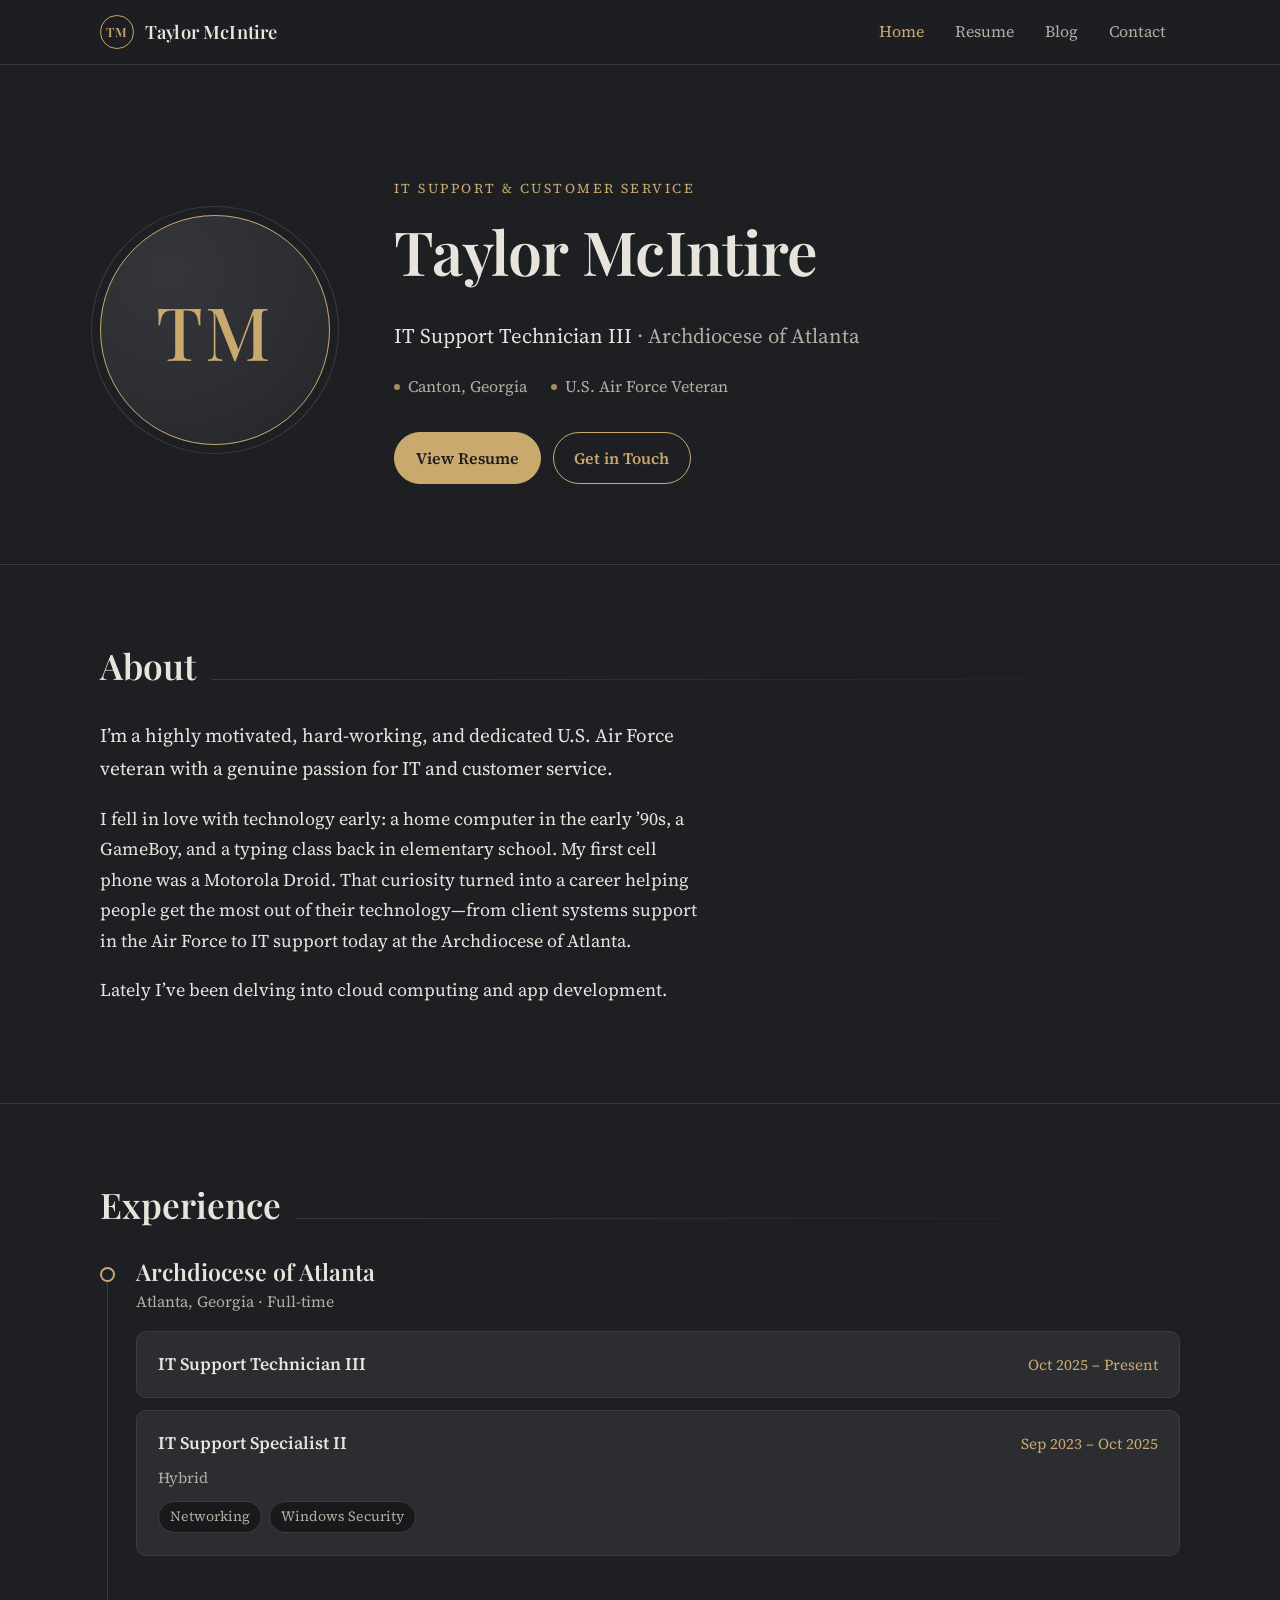
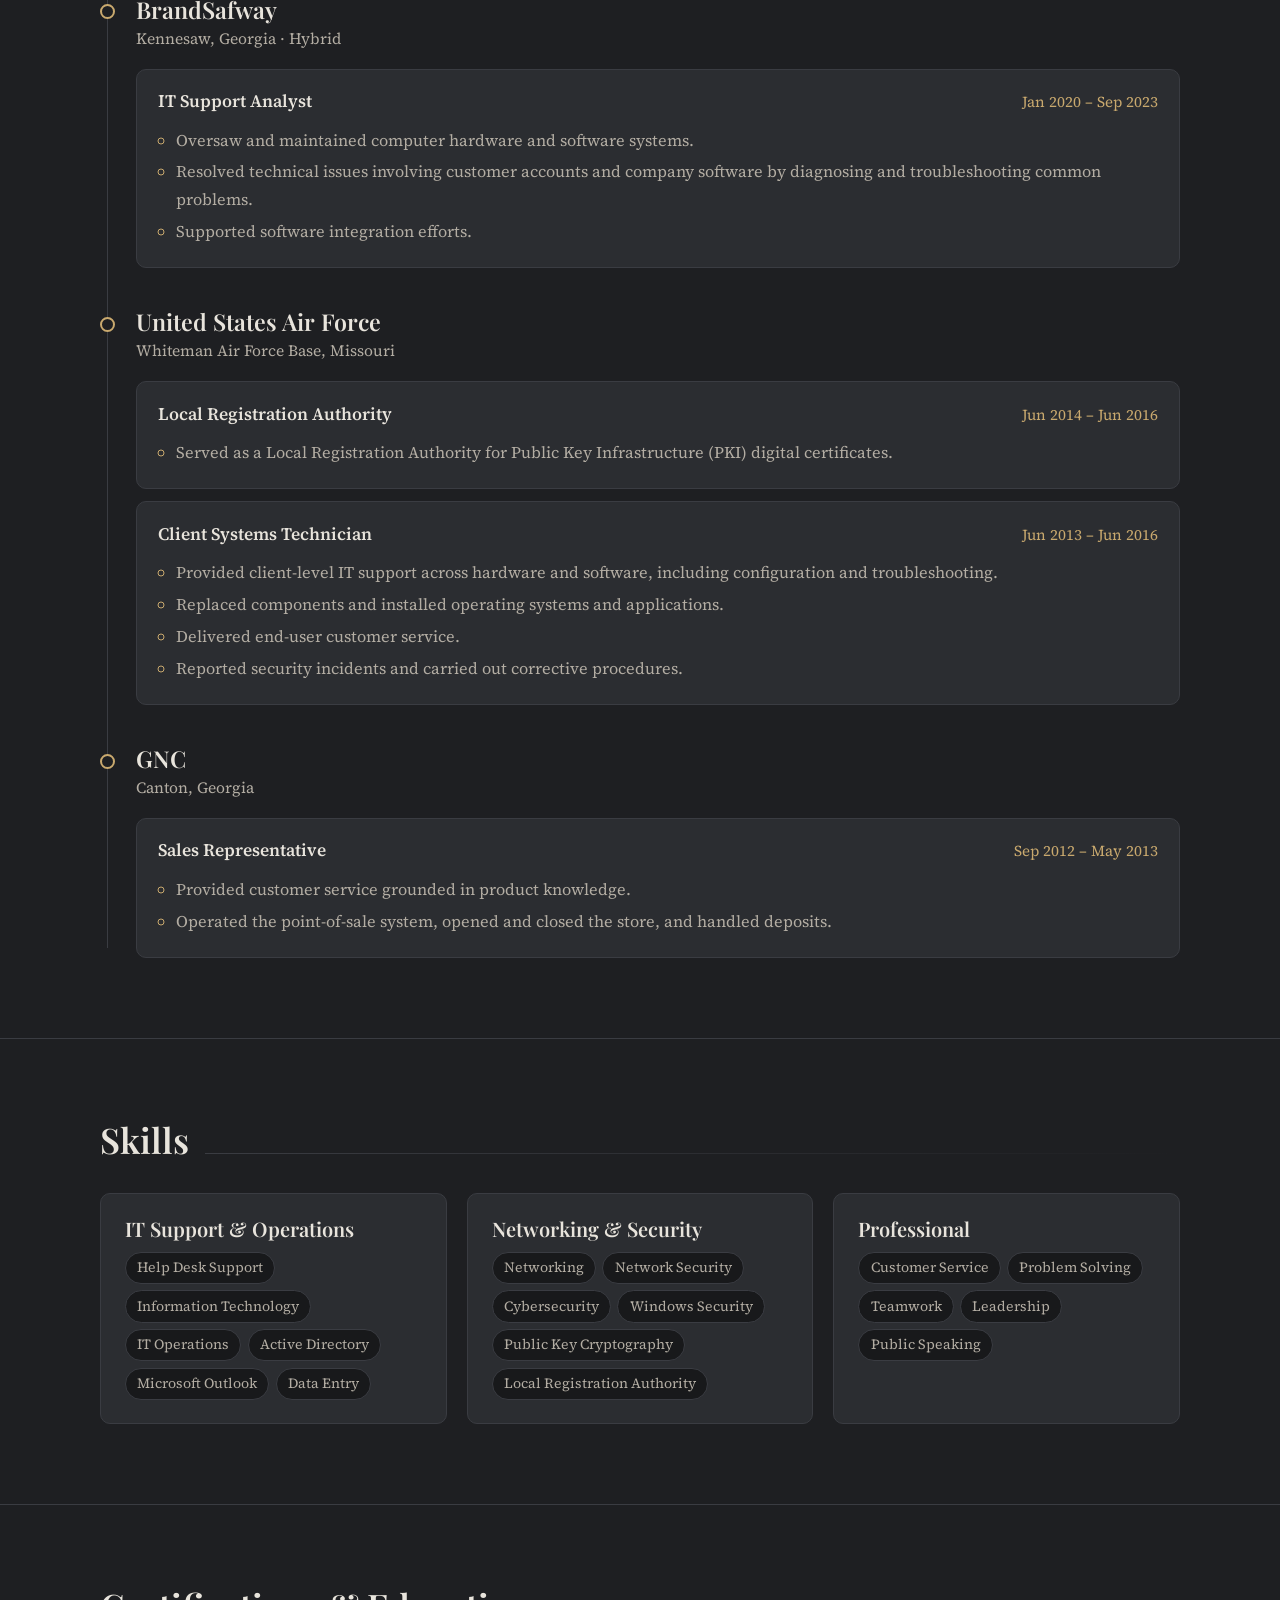
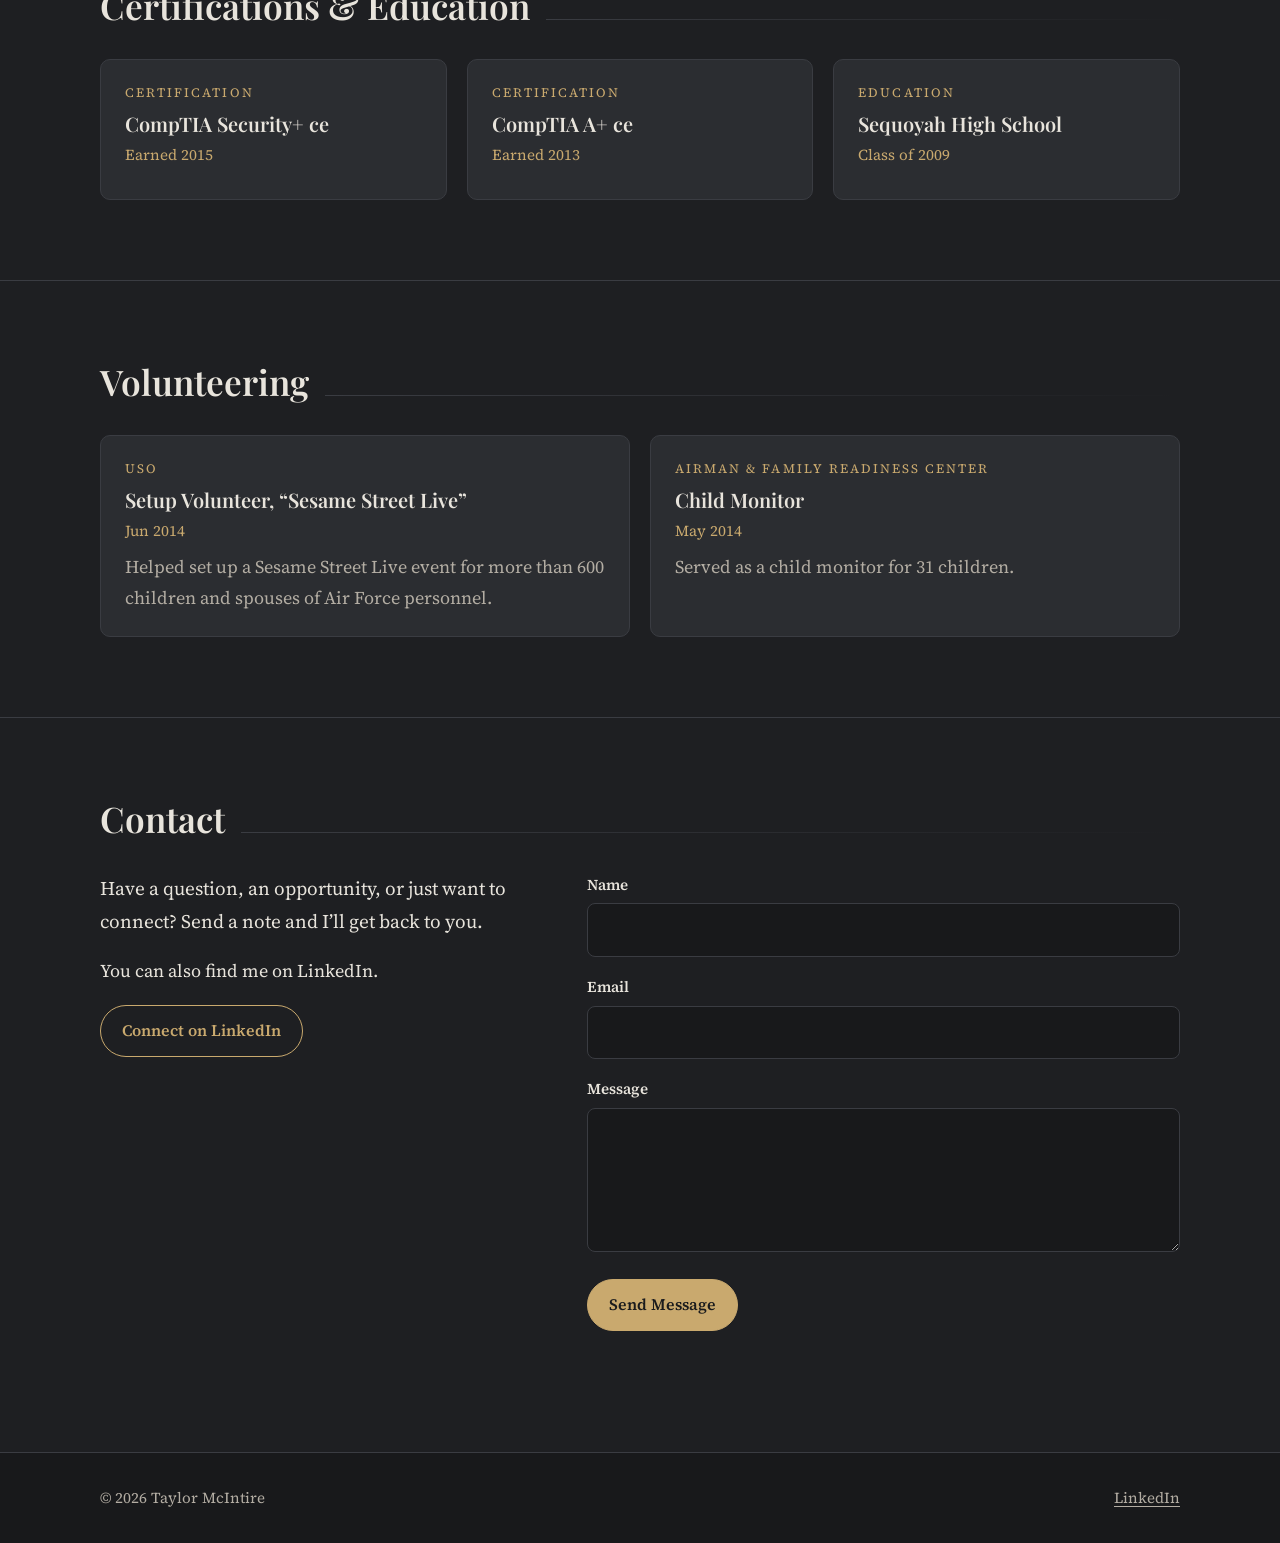
<file: index.html>
<!doctype html>
<html lang="en" class="no-js">
<head>
  <meta charset="utf-8">
  <meta name="viewport" content="width=device-width, initial-scale=1">
  <title>Taylor McIntire — IT Support Technician III</title>
  <meta name="description" content="Taylor McIntire is an IT Support Technician III at the Archdiocese of Atlanta and a U.S. Air Force veteran based in Canton, Georgia, passionate about IT and customer service.">
  <link rel="canonical" href="https://taylormcintire.com/">
  <meta name="theme-color" content="#1e1f22">

  <meta property="og:type" content="website">
  <meta property="og:site_name" content="Taylor McIntire">
  <meta property="og:title" content="Taylor McIntire — IT Support Technician III">
  <meta property="og:description" content="IT Support Technician III at the Archdiocese of Atlanta. U.S. Air Force veteran based in Canton, Georgia.">
  <meta property="og:url" content="https://taylormcintire.com/">
  <meta property="og:image" content="https://taylormcintire.com/assets/img/og-image.png">
  <meta property="og:image:width" content="1200">
  <meta property="og:image:height" content="630">
  <meta property="og:image:alt" content="Taylor McIntire — IT Support Technician III">
  <meta name="twitter:card" content="summary_large_image">

  <link rel="icon" href="assets/img/favicon.svg" type="image/svg+xml">
  <link rel="preconnect" href="https://fonts.googleapis.com">
  <link rel="preconnect" href="https://fonts.gstatic.com" crossorigin>
  <link rel="stylesheet" href="https://fonts.googleapis.com/css2?family=Playfair+Display:wght@500;600&family=Source+Serif+4:ital,opsz,wght@0,8..60,400;0,8..60,600;1,8..60,400&display=swap">
  <link rel="stylesheet" href="assets/css/style.css">
  <script defer src="assets/js/main.js"></script>
</head>
<body>
  <a class="skip-link" href="#main">Skip to content</a>

  <header class="site-header">
    <div class="wrap">
      <a class="brand" href="index.html"><span class="brand-mark" aria-hidden="true">TM</span>Taylor McIntire</a>
      <button class="nav-toggle" type="button" aria-expanded="false" aria-controls="site-nav">Menu</button>
      <nav class="site-nav" id="site-nav" aria-label="Primary">
        <ul>
          <li><a href="index.html" aria-current="page">Home</a></li>
          <li><a href="resume.html">Resume</a></li>
          <li><a href="blog/index.html">Blog</a></li>
          <li><a href="index.html#contact">Contact</a></li>
        </ul>
      </nav>
    </div>
  </header>

  <main id="main">
    <!-- ================= HERO ================= -->
    <section class="hero" aria-labelledby="hero-name">
      <div class="wrap">
        <div class="portrait">
          <!-- HEADSHOT PLACEHOLDER: replace the div below with
               <img class="headshot" src="assets/img/headshot.jpg" alt="Portrait of Taylor McIntire" width="460" height="460"> -->
          <div class="monogram" role="img" aria-label="Taylor McIntire monogram (headshot coming soon)">TM</div>
        </div>
        <div>
          <p class="eyebrow">IT Support &amp; Customer Service</p>
          <h1 id="hero-name">Taylor McIntire</h1>
          <p class="hero-title">IT Support Technician III <span><span class="sep" aria-hidden="true">· </span>Archdiocese of Atlanta</span></p>
          <ul class="hero-meta">
            <li>Canton, Georgia</li>
            <li>U.S. Air Force Veteran</li>
          </ul>
          <div class="btn-row">
            <a class="btn btn-primary" href="resume.html">View Resume</a>
            <a class="btn btn-ghost" href="#contact">Get in Touch</a>
          </div>
        </div>
      </div>
    </section>

    <!-- ================= ABOUT ================= -->
    <section class="section" id="about" aria-labelledby="about-title">
      <div class="wrap">
        <div class="section-head"><h2 id="about-title">About</h2></div>
        <div class="prose">
          <p class="lede">I&rsquo;m a highly motivated, hard-working, and dedicated U.S. Air Force veteran with a genuine passion for IT and customer service.</p>
          <p>I fell in love with technology early: a home computer in the early &rsquo;90s, a GameBoy, and a typing class back in elementary school. My first cell phone was a Motorola Droid. That curiosity turned into a career helping people get the most out of their technology&mdash;from client systems support in the Air Force to IT support today at the Archdiocese of Atlanta.</p>
          <p>Lately I&rsquo;ve been delving into cloud computing and app development.</p>
        </div>
      </div>
    </section>

    <!-- ================= EXPERIENCE ================= -->
    <section class="section" id="experience" aria-labelledby="experience-title">
      <div class="wrap">
        <div class="section-head"><h2 id="experience-title">Experience</h2></div>
        <ol class="timeline">
          <li>
            <h3 class="org">Archdiocese of Atlanta</h3>
            <p class="org-meta">Atlanta, Georgia · Full-time</p>
            <div class="role">
              <div class="role-head"><h4>IT Support Technician III</h4><time datetime="2025-10">Oct 2025 – Present</time></div>
            </div>
            <div class="role">
              <div class="role-head"><h4>IT Support Specialist II</h4><time datetime="2023-09">Sep 2023 – Oct 2025</time></div>
              <p class="note">Hybrid</p>
              <ul class="tags" aria-label="Skills"><li>Networking</li><li>Windows Security</li></ul>
            </div>
          </li>
          <li>
            <h3 class="org">BrandSafway</h3>
            <p class="org-meta">Kennesaw, Georgia · Hybrid</p>
            <div class="role">
              <div class="role-head"><h4>IT Support Analyst</h4><time datetime="2020-01">Jan 2020 – Sep 2023</time></div>
              <ul>
                <li>Oversaw and maintained computer hardware and software systems.</li>
                <li>Resolved technical issues involving customer accounts and company software by diagnosing and troubleshooting common problems.</li>
                <li>Supported software integration efforts.</li>
              </ul>
            </div>
          </li>
          <li>
            <h3 class="org">United States Air Force</h3>
            <p class="org-meta">Whiteman Air Force Base, Missouri</p>
            <div class="role">
              <div class="role-head"><h4>Local Registration Authority</h4><time datetime="2014-06">Jun 2014 – Jun 2016</time></div>
              <ul>
                <li>Served as a Local Registration Authority for Public Key Infrastructure (PKI) digital certificates.</li>
              </ul>
            </div>
            <div class="role">
              <div class="role-head"><h4>Client Systems Technician</h4><time datetime="2013-06">Jun 2013 – Jun 2016</time></div>
              <ul>
                <li>Provided client-level IT support across hardware and software, including configuration and troubleshooting.</li>
                <li>Replaced components and installed operating systems and applications.</li>
                <li>Delivered end-user customer service.</li>
                <li>Reported security incidents and carried out corrective procedures.</li>
              </ul>
            </div>
          </li>
          <li>
            <h3 class="org">GNC</h3>
            <p class="org-meta">Canton, Georgia</p>
            <div class="role">
              <div class="role-head"><h4>Sales Representative</h4><time datetime="2012-09">Sep 2012 – May 2013</time></div>
              <ul>
                <li>Provided customer service grounded in product knowledge.</li>
                <li>Operated the point-of-sale system, opened and closed the store, and handled deposits.</li>
              </ul>
            </div>
          </li>
        </ol>
      </div>
    </section>

    <!-- ================= SKILLS ================= -->
    <section class="section" id="skills" aria-labelledby="skills-title">
      <div class="wrap">
        <div class="section-head"><h2 id="skills-title">Skills</h2></div>
        <div class="grid grid-3">
          <div class="card">
            <h3>IT Support &amp; Operations</h3>
            <ul class="tags">
              <li>Help Desk Support</li><li>Information Technology</li><li>IT Operations</li>
              <li>Active Directory</li><li>Microsoft Outlook</li><li>Data Entry</li>
            </ul>
          </div>
          <div class="card">
            <h3>Networking &amp; Security</h3>
            <ul class="tags">
              <li>Networking</li><li>Network Security</li><li>Cybersecurity</li>
              <li>Windows Security</li><li>Public Key Cryptography</li><li>Local Registration Authority</li>
            </ul>
          </div>
          <div class="card">
            <h3>Professional</h3>
            <ul class="tags">
              <li>Customer Service</li><li>Problem Solving</li><li>Teamwork</li>
              <li>Leadership</li><li>Public Speaking</li>
            </ul>
          </div>
        </div>
      </div>
    </section>

    <!-- ================= CERTIFICATIONS & EDUCATION ================= -->
    <section class="section" id="credentials" aria-labelledby="credentials-title">
      <div class="wrap">
        <div class="section-head"><h2 id="credentials-title">Certifications &amp; Education</h2></div>
        <div class="grid grid-3">
          <div class="card">
            <p class="card-kicker">Certification</p>
            <h3>CompTIA Security+ ce</h3>
            <span class="dates">Earned 2015</span>
          </div>
          <div class="card">
            <p class="card-kicker">Certification</p>
            <h3>CompTIA A+ ce</h3>
            <span class="dates">Earned 2013</span>
          </div>
          <div class="card">
            <p class="card-kicker">Education</p>
            <h3>Sequoyah High School</h3>
            <span class="dates">Class of 2009</span>
          </div>
        </div>
      </div>
    </section>

    <!-- ================= VOLUNTEERING ================= -->
    <section class="section" id="volunteering" aria-labelledby="volunteering-title">
      <div class="wrap">
        <div class="section-head"><h2 id="volunteering-title">Volunteering</h2></div>
        <div class="grid grid-2">
          <div class="card">
            <p class="card-kicker">USO</p>
            <h3>Setup Volunteer, &ldquo;Sesame Street Live&rdquo;</h3>
            <span class="dates">Jun 2014</span>
            <p class="muted">Helped set up a Sesame Street Live event for more than 600 children and spouses of Air Force personnel.</p>
          </div>
          <div class="card">
            <p class="card-kicker">Airman &amp; Family Readiness Center</p>
            <h3>Child Monitor</h3>
            <span class="dates">May 2014</span>
            <p class="muted">Served as a child monitor for 31 children.</p>
          </div>
        </div>
      </div>
    </section>

    <!-- ================= CONTACT ================= -->
    <section class="section" id="contact" aria-labelledby="contact-title">
      <div class="wrap">
        <div class="section-head"><h2 id="contact-title">Contact</h2></div>
        <div class="contact-grid">
          <div class="prose">
            <p class="lede">Have a question, an opportunity, or just want to connect? Send a note and I&rsquo;ll get back to you.</p>
            <p class="muted">You can also find me on LinkedIn.</p>
            <p><a class="btn btn-ghost" href="https://www.linkedin.com/in/taylormcintire" rel="noopener">Connect on LinkedIn</a></p>
          </div>
          <!-- FORMSPREE: replace xrpeqvow with the form ID from formspree.io -->
          <form class="form" id="contact-form" action="https://formspree.io/f/xrpeqvow" method="POST">
            <div class="field">
              <label for="cf-name">Name</label>
              <input id="cf-name" name="name" type="text" autocomplete="name" required>
            </div>
            <div class="field">
              <label for="cf-email">Email</label>
              <input id="cf-email" name="email" type="email" autocomplete="email" required>
            </div>
            <div class="field">
              <label for="cf-message">Message</label>
              <textarea id="cf-message" name="message" required></textarea>
            </div>
            <!-- Honeypot: hidden from people, bots tend to fill it in -->
            <div class="hp-field" aria-hidden="true">
              <label for="cf-gotcha">Leave this field empty</label>
              <input id="cf-gotcha" name="_gotcha" type="text" tabindex="-1" autocomplete="off">
            </div>
            <input type="hidden" name="_subject" value="New message from taylormcintire.com">
            <div><button class="btn btn-primary" type="submit">Send Message</button></div>
            <p class="form-status" id="form-status" role="status" aria-live="polite"></p>
          </form>
        </div>
      </div>
    </section>
  </main>

  <footer class="site-footer">
    <div class="wrap">
      <p>&copy; 2026 Taylor McIntire</p>
      <p><a href="https://www.linkedin.com/in/taylormcintire" rel="noopener">LinkedIn</a></p>
    </div>
  </footer>
</body>
</html>
</file>
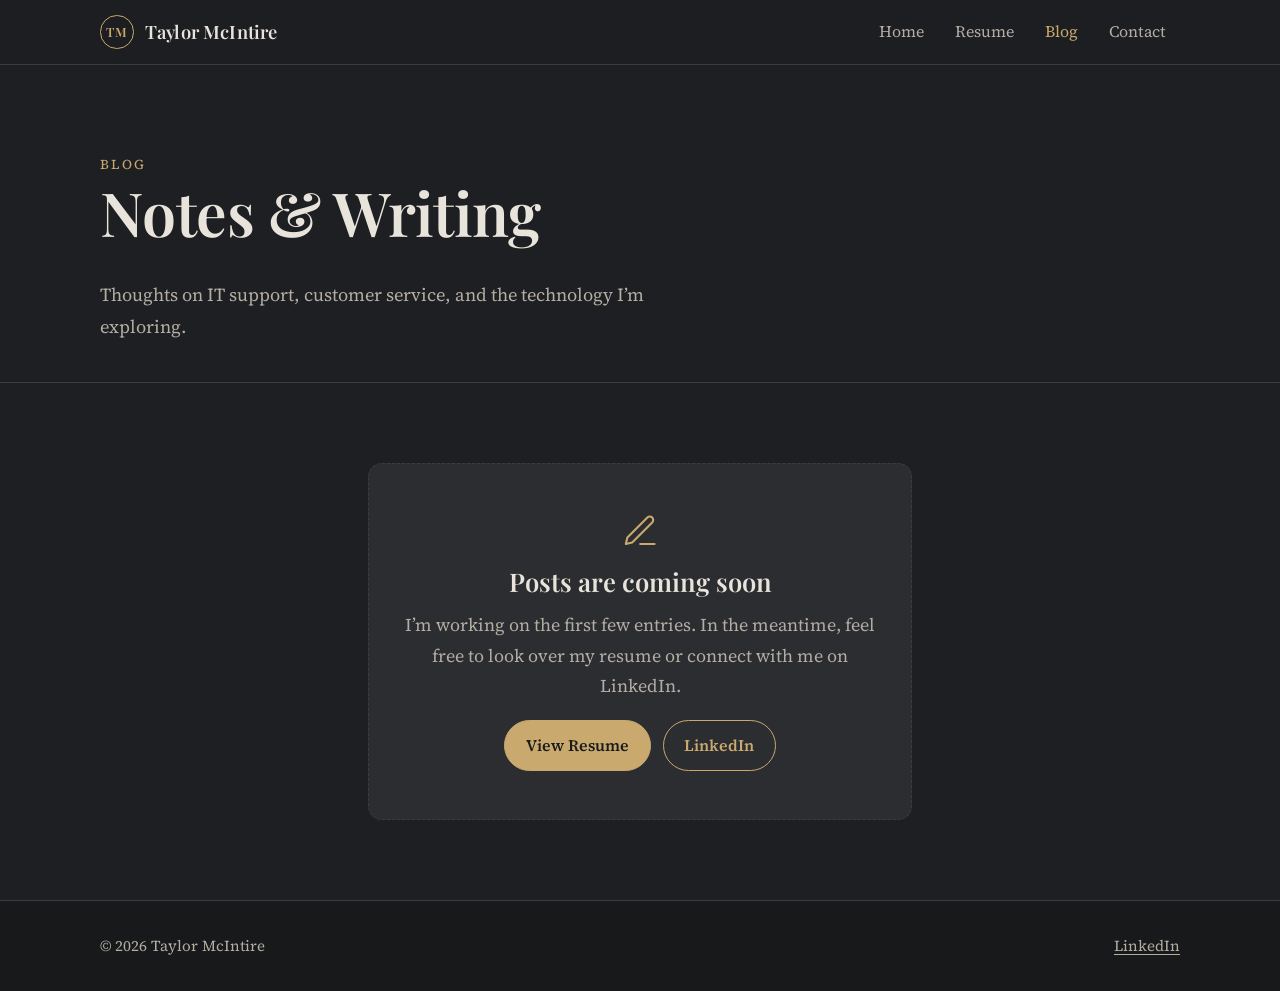
<file: blog/index.html>
<!doctype html>
<html lang="en" class="no-js">
<head>
  <meta charset="utf-8">
  <meta name="viewport" content="width=device-width, initial-scale=1">
  <title>Blog — Taylor McIntire</title>
  <meta name="description" content="Writing by Taylor McIntire on IT support, customer service, and technology.">
  <link rel="canonical" href="https://taylormcintire.com/blog/">
  <meta property="og:type" content="website">
  <meta property="og:site_name" content="Taylor McIntire">
  <meta property="og:title" content="Blog — Taylor McIntire">
  <meta property="og:description" content="Writing by Taylor McIntire on IT support, customer service, and technology.">
  <meta property="og:url" content="https://taylormcintire.com/blog/">
  <meta property="og:image" content="https://taylormcintire.com/assets/img/og-image.png">
  <meta name="twitter:card" content="summary_large_image">
  <meta name="theme-color" content="#1e1f22">
  <link rel="icon" href="../assets/img/favicon.svg" type="image/svg+xml">
  <link rel="preconnect" href="https://fonts.googleapis.com">
  <link rel="preconnect" href="https://fonts.gstatic.com" crossorigin>
  <link rel="stylesheet" href="https://fonts.googleapis.com/css2?family=Playfair+Display:wght@500;600&family=Source+Serif+4:ital,opsz,wght@0,8..60,400;0,8..60,600;1,8..60,400&display=swap">
  <link rel="stylesheet" href="../assets/css/style.css">
  <script defer src="../assets/js/main.js"></script>
</head>
<body>
  <a class="skip-link" href="#main">Skip to content</a>
  <header class="site-header">
    <div class="wrap">
      <a class="brand" href="../index.html"><span class="brand-mark" aria-hidden="true">TM</span>Taylor McIntire</a>
      <button class="nav-toggle" type="button" aria-expanded="false" aria-controls="site-nav">Menu</button>
      <nav class="site-nav" id="site-nav" aria-label="Primary">
        <ul>
          <li><a href="../index.html">Home</a></li>
          <li><a href="../resume.html">Resume</a></li>
          <li><a href="index.html" aria-current="page">Blog</a></li>
          <li><a href="../index.html#contact">Contact</a></li>
        </ul>
      </nav>
    </div>
  </header>
  <main id="main">
    <section class="page-head">
      <div class="wrap">
        <p class="eyebrow">Blog</p>
        <h1>Notes &amp; Writing</h1>
        <p>Thoughts on IT support, customer service, and the technology I&rsquo;m exploring.</p>
      </div>
    </section>

    <section class="section">
      <div class="wrap">
        <!--
          POSTS LIST
          When the first post is published, delete the .empty-state block below and
          uncomment/duplicate the <ol class="post-list"> item (newest first). See README.md.
        -->
        <!--
        <ol class="post-list">
          <li>
            <a class="card" href="my-first-post.html">
              <p class="card-kicker"><time datetime="2026-10-15">October 15, 2026</time></p>
              <h3>Post title goes here</h3>
              <p class="muted">One- or two-sentence summary of the post.</p>
            </a>
          </li>
        </ol>
        -->
        <div class="empty-state">
          <div class="glyph" aria-hidden="true"><svg viewBox="0 0 24 24" fill="none" stroke="currentColor" stroke-width="1.3" stroke-linecap="round" stroke-linejoin="round"><path d="M12 20h9"/><path d="M16.5 3.5a2.1 2.1 0 0 1 3 3L7 19l-4 1 1-4Z"/></svg></div>
          <h2>Posts are coming soon</h2>
          <p>I&rsquo;m working on the first few entries. In the meantime, feel free to look over my resume or connect with me on LinkedIn.</p>
          <div class="btn-row" style="justify-content:center">
            <a class="btn btn-primary" href="../resume.html">View Resume</a>
            <a class="btn btn-ghost" href="https://www.linkedin.com/in/taylormcintire" rel="noopener">LinkedIn</a>
          </div>
        </div>
      </div>
    </section>
  </main>
  <footer class="site-footer">
    <div class="wrap">
      <p>&copy; 2026 Taylor McIntire</p>
      <p><a href="https://www.linkedin.com/in/taylormcintire" rel="noopener">LinkedIn</a></p>
    </div>
  </footer>
</body>
</html>
</file>
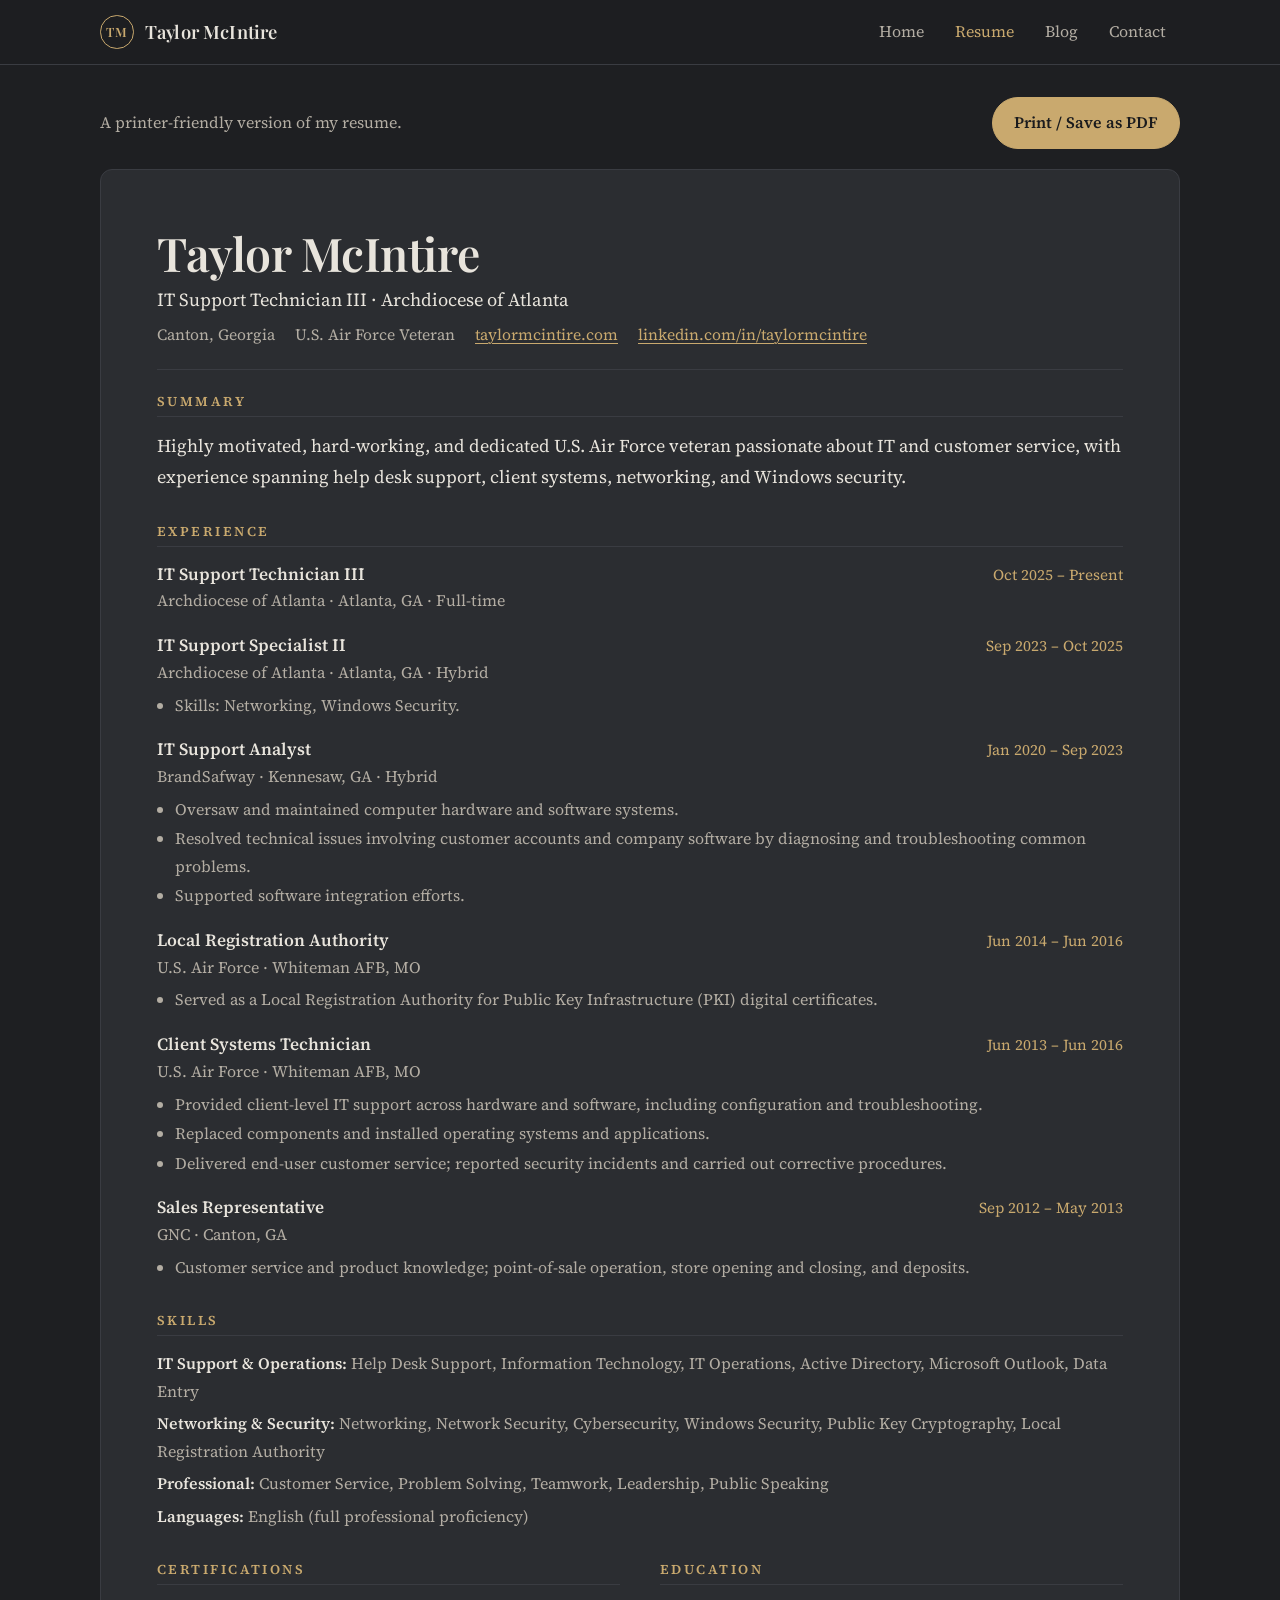
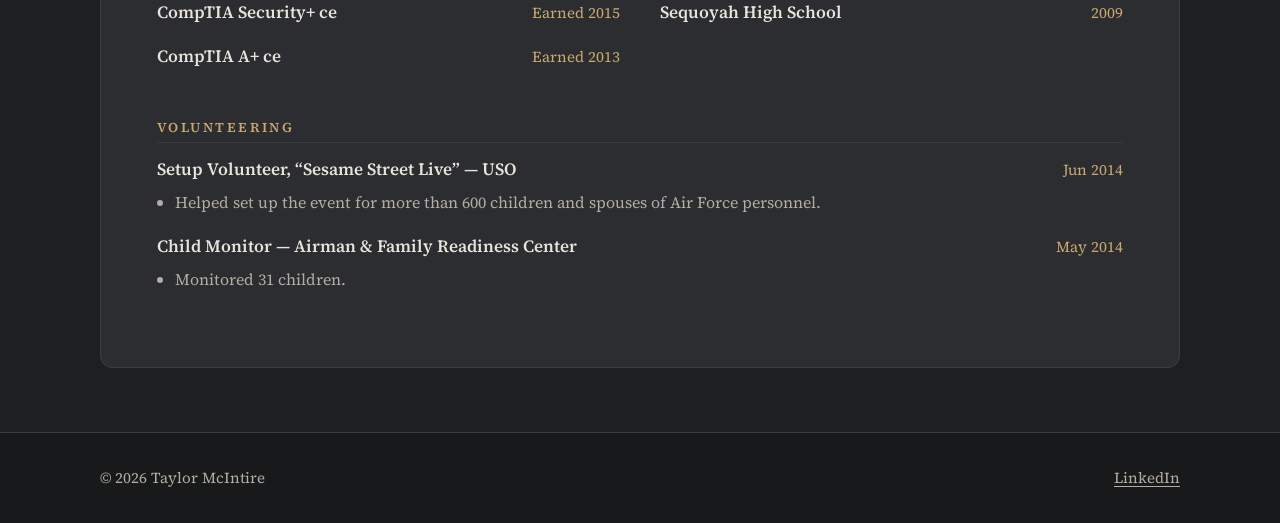
<file: resume.html>
<!doctype html>
<html lang="en" class="no-js">
<head>
  <meta charset="utf-8">
  <meta name="viewport" content="width=device-width, initial-scale=1">
  <title>Resume — Taylor McIntire</title>
  <meta name="description" content="Resume of Taylor McIntire: IT Support Technician III at the Archdiocese of Atlanta, U.S. Air Force veteran, CompTIA Security+ and A+ certifications earned.">
  <link rel="canonical" href="https://taylormcintire.com/resume.html">
  <meta name="theme-color" content="#1e1f22">
  <meta property="og:type" content="profile">
  <meta property="og:site_name" content="Taylor McIntire">
  <meta property="og:title" content="Resume — Taylor McIntire">
  <meta property="og:description" content="IT Support Technician III at the Archdiocese of Atlanta. U.S. Air Force veteran based in Canton, Georgia.">
  <meta property="og:url" content="https://taylormcintire.com/resume.html">
  <meta property="og:image" content="https://taylormcintire.com/assets/img/og-image.png">
  <meta name="twitter:card" content="summary_large_image">
  <link rel="icon" href="assets/img/favicon.svg" type="image/svg+xml">
  <link rel="preconnect" href="https://fonts.googleapis.com">
  <link rel="preconnect" href="https://fonts.gstatic.com" crossorigin>
  <link rel="stylesheet" href="https://fonts.googleapis.com/css2?family=Playfair+Display:wght@500;600&family=Source+Serif+4:ital,opsz,wght@0,8..60,400;0,8..60,600;1,8..60,400&display=swap">
  <link rel="stylesheet" href="assets/css/style.css">
  <link rel="stylesheet" href="assets/css/resume.css">
  <script defer src="assets/js/main.js"></script>
</head>
<body>
  <a class="skip-link" href="#main">Skip to content</a>
  <header class="site-header">
    <div class="wrap">
      <a class="brand" href="index.html"><span class="brand-mark" aria-hidden="true">TM</span>Taylor McIntire</a>
      <button class="nav-toggle" type="button" aria-expanded="false" aria-controls="site-nav">Menu</button>
      <nav class="site-nav" id="site-nav" aria-label="Primary">
        <ul>
          <li><a href="index.html">Home</a></li>
          <li><a href="resume.html" aria-current="page">Resume</a></li>
          <li><a href="blog/index.html">Blog</a></li>
          <li><a href="index.html#contact">Contact</a></li>
        </ul>
      </nav>
    </div>
  </header>

  <main id="main" class="wrap">
    <div class="resume-actions">
      <p>A printer-friendly version of my resume.</p>
      <button class="btn btn-primary" type="button" onclick="window.print()">Print / Save as PDF</button>
    </div>

    <article class="resume" aria-label="Resume">
      <header>
        <h1>Taylor McIntire</h1>
        <p class="r-title">IT Support Technician III · Archdiocese of Atlanta</p>
        <ul class="r-contact">
          <li>Canton, Georgia</li>
          <li>U.S. Air Force Veteran</li>
          <li><a href="https://taylormcintire.com">taylormcintire.com</a></li>
          <li><a href="https://www.linkedin.com/in/taylormcintire">linkedin.com/in/taylormcintire</a></li>
        </ul>
      </header>

      <h2>Summary</h2>
      <p>Highly motivated, hard-working, and dedicated U.S. Air Force veteran passionate about IT and customer service, with experience spanning help desk support, client systems, networking, and Windows security.</p>

      <h2>Experience</h2>
      <div class="r-item">
        <div class="r-row"><h3>IT Support Technician III</h3><span class="r-dates">Oct 2025 – Present</span></div>
        <p class="r-org">Archdiocese of Atlanta · Atlanta, GA · Full-time</p>
      </div>
      <div class="r-item">
        <div class="r-row"><h3>IT Support Specialist II</h3><span class="r-dates">Sep 2023 – Oct 2025</span></div>
        <p class="r-org">Archdiocese of Atlanta · Atlanta, GA · Hybrid</p>
        <ul><li>Skills: Networking, Windows Security.</li></ul>
      </div>
      <div class="r-item">
        <div class="r-row"><h3>IT Support Analyst</h3><span class="r-dates">Jan 2020 – Sep 2023</span></div>
        <p class="r-org">BrandSafway · Kennesaw, GA · Hybrid</p>
        <ul>
          <li>Oversaw and maintained computer hardware and software systems.</li>
          <li>Resolved technical issues involving customer accounts and company software by diagnosing and troubleshooting common problems.</li>
          <li>Supported software integration efforts.</li>
        </ul>
      </div>
      <div class="r-item">
        <div class="r-row"><h3>Local Registration Authority</h3><span class="r-dates">Jun 2014 – Jun 2016</span></div>
        <p class="r-org">U.S. Air Force · Whiteman AFB, MO</p>
        <ul><li>Served as a Local Registration Authority for Public Key Infrastructure (PKI) digital certificates.</li></ul>
      </div>
      <div class="r-item">
        <div class="r-row"><h3>Client Systems Technician</h3><span class="r-dates">Jun 2013 – Jun 2016</span></div>
        <p class="r-org">U.S. Air Force · Whiteman AFB, MO</p>
        <ul>
          <li>Provided client-level IT support across hardware and software, including configuration and troubleshooting.</li>
          <li>Replaced components and installed operating systems and applications.</li>
          <li>Delivered end-user customer service; reported security incidents and carried out corrective procedures.</li>
        </ul>
      </div>
      <div class="r-item">
        <div class="r-row"><h3>Sales Representative</h3><span class="r-dates">Sep 2012 – May 2013</span></div>
        <p class="r-org">GNC · Canton, GA</p>
        <ul><li>Customer service and product knowledge; point-of-sale operation, store opening and closing, and deposits.</li></ul>
      </div>

      <h2>Skills</h2>
      <div class="r-skills">
        <p><strong>IT Support &amp; Operations:</strong> Help Desk Support, Information Technology, IT Operations, Active Directory, Microsoft Outlook, Data Entry</p>
        <p><strong>Networking &amp; Security:</strong> Networking, Network Security, Cybersecurity, Windows Security, Public Key Cryptography, Local Registration Authority</p>
        <p><strong>Professional:</strong> Customer Service, Problem Solving, Teamwork, Leadership, Public Speaking</p>
        <p><strong>Languages:</strong> English (full professional proficiency)</p>
      </div>

      <div class="r-cols">
        <div>
          <h2>Certifications</h2>
          <div class="r-item">
            <div class="r-row"><h3>CompTIA Security+ ce</h3><span class="r-dates">Earned 2015</span></div>
          </div>
          <div class="r-item">
            <div class="r-row"><h3>CompTIA A+ ce</h3><span class="r-dates">Earned 2013</span></div>
          </div>
        </div>
        <div>
          <h2>Education</h2>
          <div class="r-item">
            <div class="r-row"><h3>Sequoyah High School</h3><span class="r-dates">2009</span></div>
          </div>
        </div>
      </div>

      <h2>Volunteering</h2>
      <div class="r-item">
        <div class="r-row"><h3>Setup Volunteer, &ldquo;Sesame Street Live&rdquo; — USO</h3><span class="r-dates">Jun 2014</span></div>
        <ul><li>Helped set up the event for more than 600 children and spouses of Air Force personnel.</li></ul>
      </div>
      <div class="r-item">
        <div class="r-row"><h3>Child Monitor — Airman &amp; Family Readiness Center</h3><span class="r-dates">May 2014</span></div>
        <ul><li>Monitored 31 children.</li></ul>
      </div>
    </article>
  </main>

  <footer class="site-footer">
    <div class="wrap">
      <p>&copy; 2026 Taylor McIntire</p>
      <p><a href="https://www.linkedin.com/in/taylormcintire" rel="noopener">LinkedIn</a></p>
    </div>
  </footer>
</body>
</html>
</file>
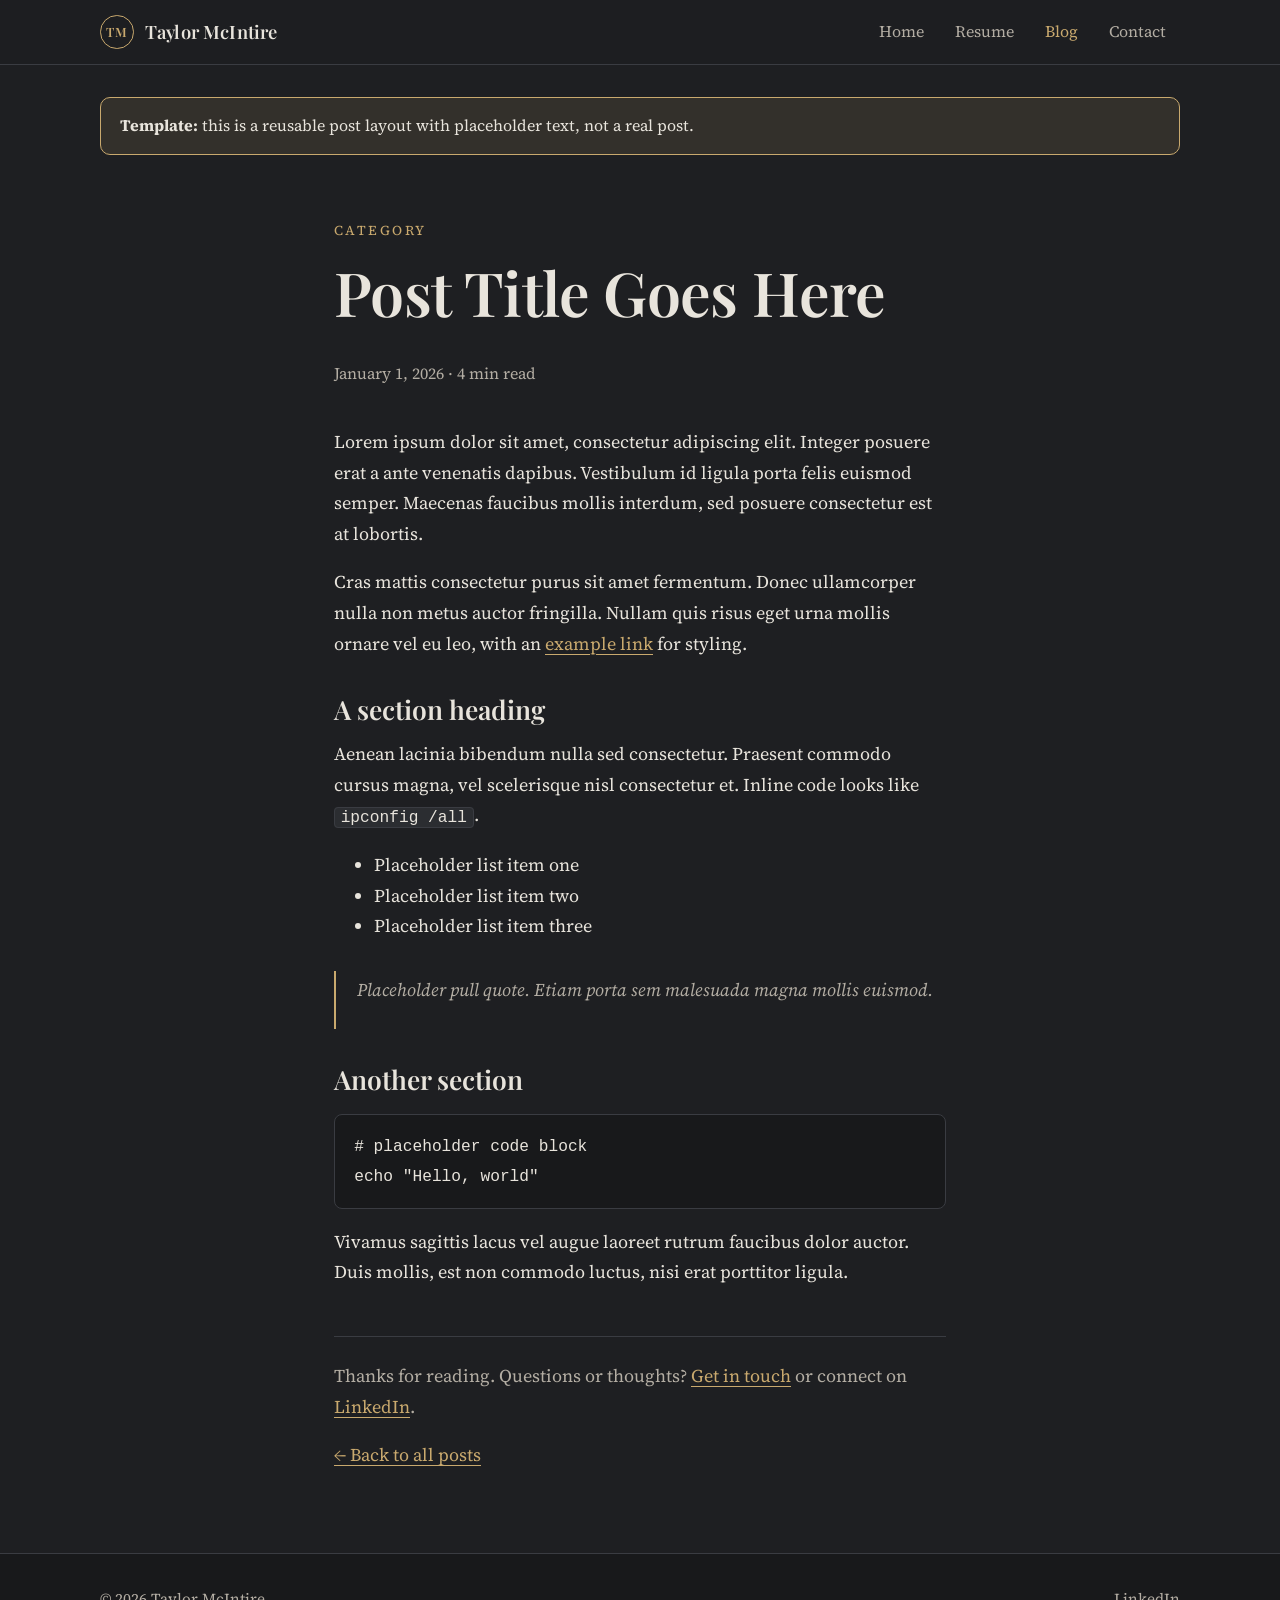
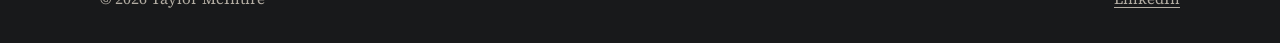
<file: blog/post-template.html>
<!doctype html>
<html lang="en" class="no-js">
<head>
  <meta charset="utf-8">
  <meta name="viewport" content="width=device-width, initial-scale=1">
  <!-- TEMPLATE: copy this file to blog/your-post-slug.html, then edit everything marked TEMPLATE. -->
  <title>Post Title — Taylor McIntire</title>
  <meta name="description" content="TEMPLATE: one-sentence summary of the post (about 150 characters).">
  <!-- TEMPLATE: remove the robots noindex line below in real posts -->
  <meta name="robots" content="noindex">
  <link rel="canonical" href="https://taylormcintire.com/blog/your-post-slug.html">
  <meta property="og:type" content="article">
  <meta property="og:site_name" content="Taylor McIntire">
  <meta property="og:title" content="Post Title">
  <meta property="og:description" content="TEMPLATE: one-sentence summary of the post.">
  <meta property="og:url" content="https://taylormcintire.com/blog/your-post-slug.html">
  <meta property="og:image" content="https://taylormcintire.com/assets/img/og-image.png">
  <meta property="article:published_time" content="2026-01-01">
  <meta name="twitter:card" content="summary_large_image">
  <meta name="theme-color" content="#1e1f22">
  <link rel="icon" href="../assets/img/favicon.svg" type="image/svg+xml">
  <link rel="preconnect" href="https://fonts.googleapis.com">
  <link rel="preconnect" href="https://fonts.gstatic.com" crossorigin>
  <link rel="stylesheet" href="https://fonts.googleapis.com/css2?family=Playfair+Display:wght@500;600&family=Source+Serif+4:ital,opsz,wght@0,8..60,400;0,8..60,600;1,8..60,400&display=swap">
  <link rel="stylesheet" href="../assets/css/style.css">
  <script defer src="../assets/js/main.js"></script>
</head>
<body>
  <a class="skip-link" href="#main">Skip to content</a>
  <header class="site-header">
    <div class="wrap">
      <a class="brand" href="../index.html"><span class="brand-mark" aria-hidden="true">TM</span>Taylor McIntire</a>
      <button class="nav-toggle" type="button" aria-expanded="false" aria-controls="site-nav">Menu</button>
      <nav class="site-nav" id="site-nav" aria-label="Primary">
        <ul>
          <li><a href="../index.html">Home</a></li>
          <li><a href="../resume.html">Resume</a></li>
          <li><a href="index.html" aria-current="page">Blog</a></li>
          <li><a href="../index.html#contact">Contact</a></li>
        </ul>
      </nav>
    </div>
  </header>
  <main id="main" class="wrap">
    <!-- TEMPLATE: delete this banner in real posts -->
    <div class="template-banner" role="note"><strong>Template:</strong> this is a reusable post layout with placeholder text, not a real post.</div>

    <article class="post">
      <header class="post-header">
        <p class="eyebrow">Category</p>
        <h1>Post Title Goes Here</h1>
        <p class="meta"><time datetime="2026-01-01">January 1, 2026</time> · 4 min read</p>
      </header>

      <div class="post-body">
        <p>Lorem ipsum dolor sit amet, consectetur adipiscing elit. Integer posuere erat a ante venenatis dapibus. Vestibulum id ligula porta felis euismod semper. Maecenas faucibus mollis interdum, sed posuere consectetur est at lobortis.</p>
        <p>Cras mattis consectetur purus sit amet fermentum. Donec ullamcorper nulla non metus auctor fringilla. Nullam quis risus eget urna mollis ornare vel eu leo, with an <a href="#">example link</a> for styling.</p>

        <h2>A section heading</h2>
        <p>Aenean lacinia bibendum nulla sed consectetur. Praesent commodo cursus magna, vel scelerisque nisl consectetur et. Inline code looks like <code>ipconfig /all</code>.</p>
        <ul>
          <li>Placeholder list item one</li>
          <li>Placeholder list item two</li>
          <li>Placeholder list item three</li>
        </ul>

        <blockquote><p>Placeholder pull quote. Etiam porta sem malesuada magna mollis euismod.</p></blockquote>

        <h2>Another section</h2>
        <pre><code># placeholder code block
echo "Hello, world"</code></pre>
        <p>Vivamus sagittis lacus vel augue laoreet rutrum faucibus dolor auctor. Duis mollis, est non commodo luctus, nisi erat porttitor ligula.</p>
      </div>

      <footer class="post-footer">
        <p class="muted">Thanks for reading. Questions or thoughts? <a href="../index.html#contact">Get in touch</a> or connect on <a href="https://www.linkedin.com/in/taylormcintire" rel="noopener">LinkedIn</a>.</p>
        <p><a href="index.html">&larr; Back to all posts</a></p>
      </footer>
    </article>
  </main>
  <footer class="site-footer">
    <div class="wrap">
      <p>&copy; 2026 Taylor McIntire</p>
      <p><a href="https://www.linkedin.com/in/taylormcintire" rel="noopener">LinkedIn</a></p>
    </div>
  </footer>
</body>
</html>
</file>
<file: assets/css/style.css>
/* ==========================================================================
   taylormcintire.com — shared stylesheet
   Palette: charcoal greys + muted brass accent. Serif typography.
   ========================================================================== */

:root {
  --bg: #1e1f22;          /* page background */
  --bg-raised: #2b2d31;   /* cards / panels */
  --bg-sunken: #18191b;   /* footer, inputs */
  --line: #3a3c42;        /* hairlines & borders */
  --text: #e8e4dc;        /* soft off-white body text */
  --text-muted: #b3ada3;  /* secondary text */
  --accent: #c9a96e;      /* muted brass */
  --accent-strong: #dcc08a;
  --focus: #e6cf9f;

  --font-display: "Playfair Display", Georgia, "Times New Roman", serif;
  --font-body: "Source Serif 4", Georgia, "Times New Roman", serif;

  --measure: 68ch;
  --wrap: 1080px;
  --radius: 10px;
}

*, *::before, *::after { box-sizing: border-box; }

html { -webkit-text-size-adjust: 100%; scroll-behavior: smooth; scroll-padding-top: 5rem; }
@media (prefers-reduced-motion: reduce) { html { scroll-behavior: auto; } * { transition: none !important; } }

body {
  margin: 0;
  background: var(--bg);
  color: var(--text);
  font-family: var(--font-body);
  font-size: 1.125rem;
  line-height: 1.7;
  font-optical-sizing: auto;
  text-rendering: optimizeLegibility;
}

img, svg { max-width: 100%; display: block; }

a { color: var(--accent); text-decoration-thickness: 1px; text-underline-offset: 0.2em; }
a:hover { color: var(--accent-strong); }
:focus-visible { outline: 2px solid var(--focus); outline-offset: 3px; border-radius: 3px; }

h1, h2, h3 { font-family: var(--font-display); font-weight: 600; line-height: 1.2; color: var(--text); margin: 0 0 0.5em; }
h1 { font-size: clamp(2.4rem, 6vw, 3.8rem); letter-spacing: -0.01em; }
h2 { font-size: clamp(1.7rem, 3.5vw, 2.2rem); }
h3 { font-size: 1.25rem; }
p { margin: 0 0 1em; }

.wrap { width: min(100% - 2.5rem, var(--wrap)); margin-inline: auto; }

.skip-link {
  position: absolute; left: 1rem; top: -3rem; z-index: 100;
  background: var(--accent); color: var(--bg); padding: 0.5rem 1rem; border-radius: 6px; font-weight: 600;
}
.skip-link:focus { top: 1rem; }

.visually-hidden {
  position: absolute !important; width: 1px; height: 1px; padding: 0; margin: -1px;
  overflow: hidden; clip: rect(0 0 0 0); white-space: nowrap; border: 0;
}

/* ---------- Header / nav ---------- */
.site-header {
  position: sticky; top: 0; z-index: 50;
  background: rgba(30, 31, 34, 0.92);
  backdrop-filter: saturate(140%) blur(8px);
  -webkit-backdrop-filter: saturate(140%) blur(8px);
  border-bottom: 1px solid var(--line);
}
.site-header .wrap { display: flex; align-items: center; justify-content: space-between; min-height: 4rem; gap: 1rem; }
.brand {
  display: inline-flex; align-items: center; gap: 0.7rem;
  font-family: var(--font-display); font-size: 1.15rem; font-weight: 600;
  color: var(--text); text-decoration: none; letter-spacing: 0.01em;
}
.brand:hover { color: var(--text); }
.brand-mark {
  display: grid; place-items: center; width: 2.1rem; height: 2.1rem; border-radius: 50%;
  border: 1px solid var(--accent); color: var(--accent); font-size: 0.8rem; letter-spacing: 0.06em;
}
.site-nav ul { list-style: none; margin: 0; padding: 0; display: flex; gap: 0.25rem; }
.site-nav a {
  display: block; padding: 0.45rem 0.85rem; border-radius: 6px;
  color: var(--text-muted); text-decoration: none; font-size: 1rem;
}
.site-nav a:hover { color: var(--text); background: var(--bg-raised); }
.site-nav a[aria-current="page"] { color: var(--accent); }

.nav-toggle {
  display: none; background: none; border: 1px solid var(--line); color: var(--text);
  border-radius: 6px; padding: 0.4rem 0.7rem; font: inherit; font-size: 0.95rem; cursor: pointer;
}

@media (max-width: 640px) {
  .nav-toggle { display: inline-block; }
  .site-nav { position: absolute; top: 100%; left: 0; right: 0; background: var(--bg); border-bottom: 1px solid var(--line); display: none; }
  .site-nav.is-open { display: block; }
  .site-nav ul { flex-direction: column; padding: 0.5rem 1.25rem 1rem; }
  .site-nav a { padding: 0.7rem 0.5rem; }
  .no-js .site-nav { display: block; position: static; border: 0; }
  .no-js .nav-toggle { display: none; }
}

/* ---------- Hero ---------- */
.hero { padding: clamp(3.5rem, 9vw, 7rem) 0 clamp(3rem, 7vw, 5rem); border-bottom: 1px solid var(--line); }
.hero .wrap { display: grid; grid-template-columns: auto 1fr; gap: clamp(2rem, 5vw, 4rem); align-items: center; }
.eyebrow {
  font-family: var(--font-body); font-size: 0.85rem; letter-spacing: 0.18em; text-transform: uppercase;
  color: var(--accent); margin: 0 0 0.9rem;
}
.hero-title { font-size: 1.3rem; color: var(--text); margin: 0 0 0.3rem; }
.hero-title span { color: var(--text-muted); }
.hero-meta { list-style: none; padding: 0; margin: 1.25rem 0 2rem; display: flex; flex-wrap: wrap; gap: 0.5rem 1.5rem; color: var(--text-muted); font-size: 1rem; }
.hero-meta li { display: inline-flex; align-items: center; gap: 0.5rem; }
.hero-meta li::before { content: ""; width: 6px; height: 6px; border-radius: 50%; background: var(--accent); opacity: 0.8; }

/* Headshot placeholder — replace .monogram with <img class="headshot" ...> */
.portrait { width: clamp(150px, 22vw, 230px); aspect-ratio: 1; }
.monogram, .headshot {
  width: 100%; height: 100%; border-radius: 50%;
  border: 1px solid var(--accent);
  box-shadow: 0 0 0 8px var(--bg), 0 0 0 9px var(--line);
}
.monogram {
  display: grid; place-items: center;
  background: radial-gradient(circle at 30% 25%, #34363b, var(--bg-raised) 60%, #232428);
  font-family: var(--font-display); font-size: clamp(3rem, 7vw, 4.6rem); font-weight: 500;
  color: var(--accent); letter-spacing: 0.04em;
}
.headshot { object-fit: cover; }

.btn-row { display: flex; flex-wrap: wrap; gap: 0.75rem; }
.btn {
  display: inline-flex; align-items: center; gap: 0.5rem;
  padding: 0.7rem 1.3rem; border-radius: 999px; font: inherit; font-size: 1rem; font-weight: 600;
  text-decoration: none; cursor: pointer; border: 1px solid var(--accent); transition: background 0.15s, color 0.15s;
}
.btn-primary { background: var(--accent); color: #1a1b1d; }
.btn-primary:hover { background: var(--accent-strong); color: #1a1b1d; }
.btn-ghost { background: transparent; color: var(--accent); }
.btn-ghost:hover { background: rgba(201, 169, 110, 0.1); color: var(--accent-strong); }

@media (max-width: 640px) {
  .hero .wrap { grid-template-columns: 1fr; text-align: left; }
  .portrait { width: 132px; }
}

/* ---------- Sections ---------- */
.section { padding: clamp(3rem, 7vw, 5rem) 0; border-bottom: 1px solid var(--line); }
.section:last-of-type { border-bottom: 0; }
.section-head { display: flex; align-items: baseline; gap: 1rem; margin-bottom: 2rem; }
.section-head h2 { margin: 0; }
.section-head::after { content: ""; flex: 1; height: 1px; background: linear-gradient(90deg, var(--line), transparent); }
.lede { font-size: 1.2rem; max-width: var(--measure); }
.prose { max-width: var(--measure); }
.prose p { color: var(--text); }
.muted { color: var(--text-muted); }

/* ---------- Timeline ---------- */
.timeline { list-style: none; margin: 0; padding: 0; position: relative; }
.timeline::before { content: ""; position: absolute; left: 7px; top: 0.6rem; bottom: 0.6rem; width: 1px; background: var(--line); }
.timeline > li { position: relative; padding-left: 2.25rem; margin-bottom: 2.5rem; }
.timeline > li:last-child { margin-bottom: 0; }
.timeline > li::before {
  content: ""; position: absolute; left: 0; top: 0.55rem; width: 15px; height: 15px; border-radius: 50%;
  background: var(--bg); border: 2px solid var(--accent);
}
.org { font-family: var(--font-display); font-size: 1.45rem; margin: 0 0 0.15rem; }
.org-meta { color: var(--text-muted); font-size: 0.98rem; margin: 0 0 1rem; }
.role { background: var(--bg-raised); border: 1px solid var(--line); border-radius: var(--radius); padding: 1.1rem 1.3rem; margin-bottom: 0.75rem; }
.role:last-child { margin-bottom: 0; }
.role-head { display: flex; flex-wrap: wrap; justify-content: space-between; gap: 0.25rem 1rem; align-items: baseline; }
.role h4 { font-family: var(--font-body); font-size: 1.1rem; font-weight: 600; margin: 0; color: var(--text); }
.role time, .dates { color: var(--accent); font-size: 0.95rem; white-space: nowrap; font-variant-numeric: lining-nums; }
.role ul { margin: 0.6rem 0 0; padding-left: 1.15rem; color: var(--text-muted); font-size: 1.02rem; }
.role li { margin-bottom: 0.25rem; }
.role li::marker { color: var(--accent); }
.role .note { color: var(--text-muted); font-size: 0.95rem; margin: 0.4rem 0 0; }

.tags { list-style: none; padding: 0; margin: 0.7rem 0 0; display: flex; flex-wrap: wrap; gap: 0.4rem; }
.tags li {
  font-size: 0.88rem; padding: 0.2rem 0.7rem; border-radius: 999px;
  border: 1px solid var(--line); color: var(--text-muted); background: var(--bg-sunken);
}

/* ---------- Grids / cards ---------- */
.grid { display: grid; gap: 1.25rem; }
.grid-3 { grid-template-columns: repeat(auto-fit, minmax(260px, 1fr)); }
.grid-2 { grid-template-columns: repeat(auto-fit, minmax(300px, 1fr)); }
.card { background: var(--bg-raised); border: 1px solid var(--line); border-radius: var(--radius); padding: 1.4rem 1.5rem; }
.card h3 { margin-bottom: 0.4rem; }
.card p:last-child { margin-bottom: 0; }
.card .dates { display: block; margin-bottom: 0.5rem; }
.card-kicker { font-size: 0.8rem; letter-spacing: 0.16em; text-transform: uppercase; color: var(--accent); margin: 0 0 0.5rem; }

/* ---------- Contact ---------- */
.contact-grid { display: grid; grid-template-columns: 1fr 1.4fr; gap: clamp(2rem, 5vw, 4rem); align-items: start; }
@media (max-width: 800px) { .contact-grid { grid-template-columns: 1fr; } }
.form { display: grid; gap: 1.1rem; }
.field label { display: block; font-size: 0.95rem; font-weight: 600; margin-bottom: 0.35rem; }
.field input, .field textarea {
  width: 100%; font: inherit; font-size: 1rem; color: var(--text);
  background: var(--bg-sunken); border: 1px solid var(--line); border-radius: 8px; padding: 0.75rem 0.9rem;
}
.field input::placeholder, .field textarea::placeholder { color: #8f8a82; }
.field input:focus, .field textarea:focus { outline: none; border-color: var(--accent); box-shadow: 0 0 0 3px rgba(201, 169, 110, 0.22); }
.field textarea { min-height: 9rem; resize: vertical; }
.hp-field { position: absolute; left: -10000px; width: 1px; height: 1px; overflow: hidden; }
.form-status { min-height: 1.5em; margin: 0; font-size: 1rem; }
.form-status.ok { color: #a9c79b; }
.form-status.err { color: #e3a3a3; }

/* ---------- Blog ---------- */
.page-head { padding: clamp(3rem, 8vw, 5.5rem) 0 2.5rem; border-bottom: 1px solid var(--line); }
.page-head p { color: var(--text-muted); max-width: var(--measure); font-size: 1.15rem; margin: 0; }
.empty-state {
  text-align: center; max-width: 34rem; margin: 0 auto;
  padding: 3rem 2rem; border: 1px dashed var(--line); border-radius: 14px; background: var(--bg-raised);
}
.empty-state .glyph { font-family: var(--font-display); font-size: 2.6rem; color: var(--accent); line-height: 1; margin-bottom: 1rem; }
.empty-state h2 { font-size: 1.6rem; }
.empty-state p { color: var(--text-muted); }
.post-list { list-style: none; margin: 0; padding: 0; display: grid; gap: 1.25rem; }
.post-list a { text-decoration: none; color: inherit; display: block; }
.post-list a:hover h3 { color: var(--accent); }

.template-banner {
  background: rgba(201, 169, 110, 0.12); border: 1px solid var(--accent); color: var(--text);
  border-radius: var(--radius); padding: 0.9rem 1.2rem; margin: 2rem 0 0; font-size: 1rem;
}
.post { padding: clamp(2.5rem, 6vw, 4rem) 0 4rem; }
.post-header { max-width: var(--measure); margin: 0 auto 2.5rem; }
.post-header .meta { color: var(--text-muted); font-size: 1rem; }
.post-body { max-width: var(--measure); margin: 0 auto; }
.post-body h2 { font-size: 1.65rem; margin-top: 2.2rem; }
.post-body blockquote { margin: 1.8rem 0; padding: 0.3rem 0 0.3rem 1.3rem; border-left: 2px solid var(--accent); color: var(--text-muted); font-style: italic; }
.post-body code { font-family: ui-monospace, SFMono-Regular, Menlo, Consolas, monospace; font-size: 0.9em; background: var(--bg-raised); border: 1px solid var(--line); padding: 0.05em 0.35em; border-radius: 4px; }
.post-body pre { background: var(--bg-sunken); border: 1px solid var(--line); border-radius: 8px; padding: 1rem 1.2rem; overflow-x: auto; }
.post-body pre code { background: none; border: 0; padding: 0; }
.post-footer { max-width: var(--measure); margin: 3rem auto 0; padding-top: 1.5rem; border-top: 1px solid var(--line); }

/* ---------- 404 ---------- */
.notfound { min-height: 60vh; display: grid; place-items: center; text-align: center; padding: 4rem 0; }
.notfound .code { font-family: var(--font-display); font-size: clamp(4rem, 14vw, 7.5rem); color: var(--accent); line-height: 1; margin: 0 0 0.5rem; }

/* ---------- Footer ---------- */
.site-footer { background: var(--bg-sunken); border-top: 1px solid var(--line); padding: 2rem 0; color: var(--text-muted); font-size: 0.95rem; }
.site-footer .wrap { display: flex; flex-wrap: wrap; justify-content: space-between; gap: 0.75rem 1.5rem; align-items: center; }
.site-footer p { margin: 0; }
.site-footer a { color: var(--text-muted); }
.site-footer a:hover { color: var(--accent); }

/* ---------- Refinements ---------- */
.role .tags { padding-left: 0; }
.page-head .eyebrow { color: var(--accent); font-size: 0.85rem; }
.empty-state .glyph svg { width: 2.4rem; height: 2.4rem; margin: 0 auto; }
@media (max-width: 640px) {
  .hero-title span { display: block; }
  .hero-title .sep { display: none; }
  .timeline > li { padding-left: 1.75rem; }
  .role { padding: 1rem 1.05rem; }
  .role ul:not(.tags) { padding-left: 1rem; }
}
body { min-height: 100vh; display: flex; flex-direction: column; }
body > main { flex: 1 0 auto; }
@media print { body { display: block; min-height: 0; } }
</file>
<file: assets/css/resume.css>
/* Resume page — screen layout + clean print stylesheet */
.resume-actions { display: flex; flex-wrap: wrap; gap: 0.75rem; justify-content: space-between; align-items: center; padding: 2rem 0 1.25rem; }
.resume-actions p { margin: 0; color: var(--text-muted); font-size: 1rem; }
.resume {
  background: var(--bg-raised); border: 1px solid var(--line); border-radius: 12px;
  padding: clamp(1.5rem, 5vw, 3.5rem); margin-bottom: 4rem;
}
.resume header { border-bottom: 1px solid var(--line); padding-bottom: 1.25rem; margin-bottom: 1.5rem; }
.resume h1 { font-size: clamp(2.1rem, 5vw, 2.9rem); margin-bottom: 0.2rem; }
.resume .r-title { font-size: 1.15rem; margin: 0 0 0.4rem; }
.resume .r-contact { list-style: none; margin: 0; padding: 0; display: flex; flex-wrap: wrap; gap: 0.25rem 1.25rem; color: var(--text-muted); font-size: 0.98rem; }
.resume h2 {
  font-size: 0.85rem; font-family: var(--font-body); font-weight: 600; letter-spacing: 0.18em; text-transform: uppercase;
  color: var(--accent); margin: 2rem 0 0.9rem; padding-bottom: 0.35rem; border-bottom: 1px solid var(--line);
}
.resume h2:first-of-type { margin-top: 0; }
.r-item { margin-bottom: 1.15rem; break-inside: avoid; }
.r-row { display: flex; flex-wrap: wrap; justify-content: space-between; gap: 0 1rem; align-items: baseline; }
.r-item h3 { font-family: var(--font-body); font-size: 1.08rem; font-weight: 600; margin: 0; }
.r-item .r-org { color: var(--text-muted); font-size: 1rem; margin: 0; }
.r-item .r-dates { color: var(--accent); font-size: 0.95rem; white-space: nowrap; }
.r-item ul { margin: 0.35rem 0 0; padding-left: 1.1rem; font-size: 1rem; color: var(--text-muted); }
.r-item li { margin-bottom: 0.15rem; }
.r-skills { display: grid; gap: 0.35rem; font-size: 1rem; }
.r-skills p { margin: 0; color: var(--text-muted); }
.r-skills strong { color: var(--text); font-weight: 600; }
.r-cols h2:first-of-type { margin-top: 2rem; }
.r-cols { display: grid; grid-template-columns: 1fr 1fr; gap: 0 2.5rem; }
@media (max-width: 700px) { .r-cols { grid-template-columns: 1fr; } }

@media print {
  @page { size: letter; margin: 0.55in 0.6in; }
  :root { --text: #111; --text-muted: #333; --accent: #6b5326; --line: #c8c8c8; }
  html, body { background: #fff !important; color: #111; font-size: 10.5pt; line-height: 1.45; }
  .site-header, .site-footer, .resume-actions, .skip-link { display: none !important; }
  .wrap { width: 100%; }
  .resume { background: #fff; border: 0; border-radius: 0; padding: 0; margin: 0; }
  .resume h1 { font-size: 24pt; color: #111; }
  .resume h2, .r-cols h2:first-of-type { margin-top: 14pt; font-size: 9pt; }
  .resume header + h2 { margin-top: 0; }
  .r-item { margin-bottom: 8pt; }
  .r-item ul, .r-skills { font-size: 10pt; }
  a { color: #111; text-decoration: none; }
  .r-contact a[href^="http"]::after { content: " (" attr(href) ")"; font-size: 8.5pt; color: #444; }
}
</file>
